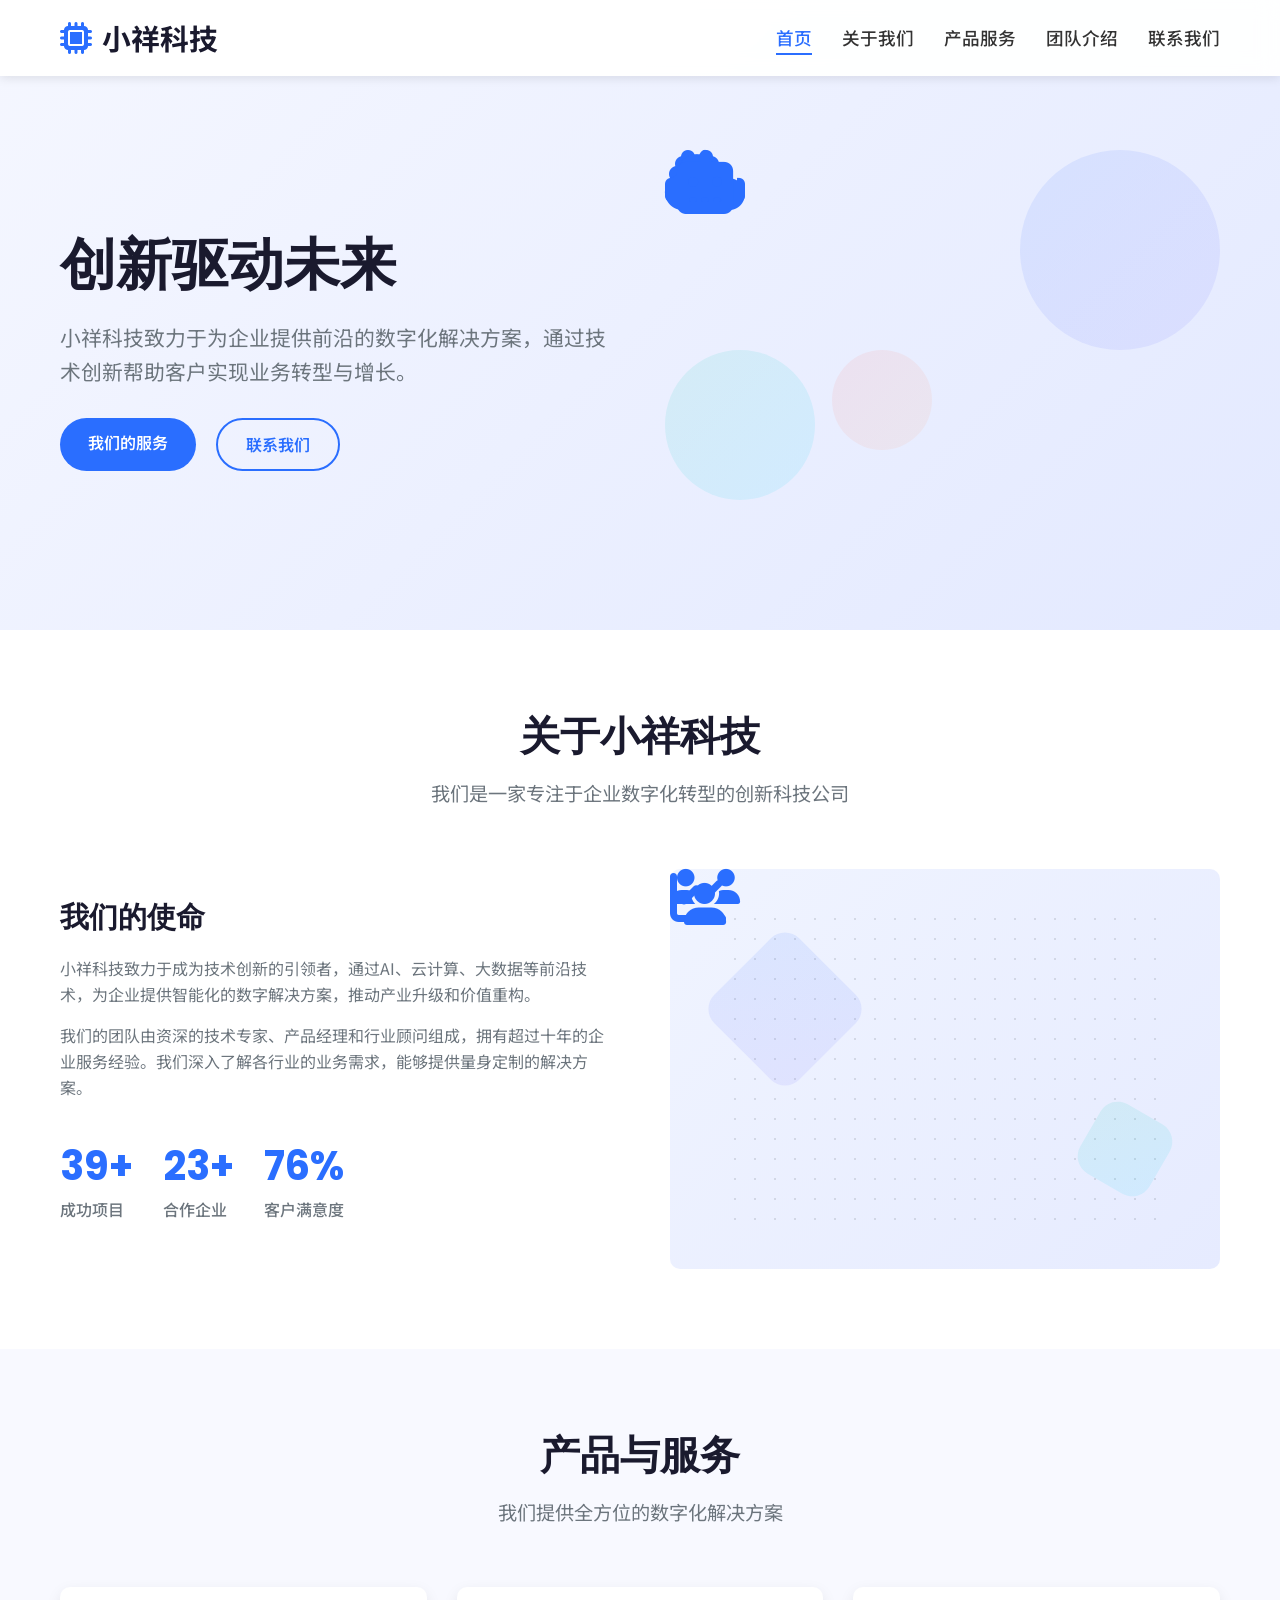
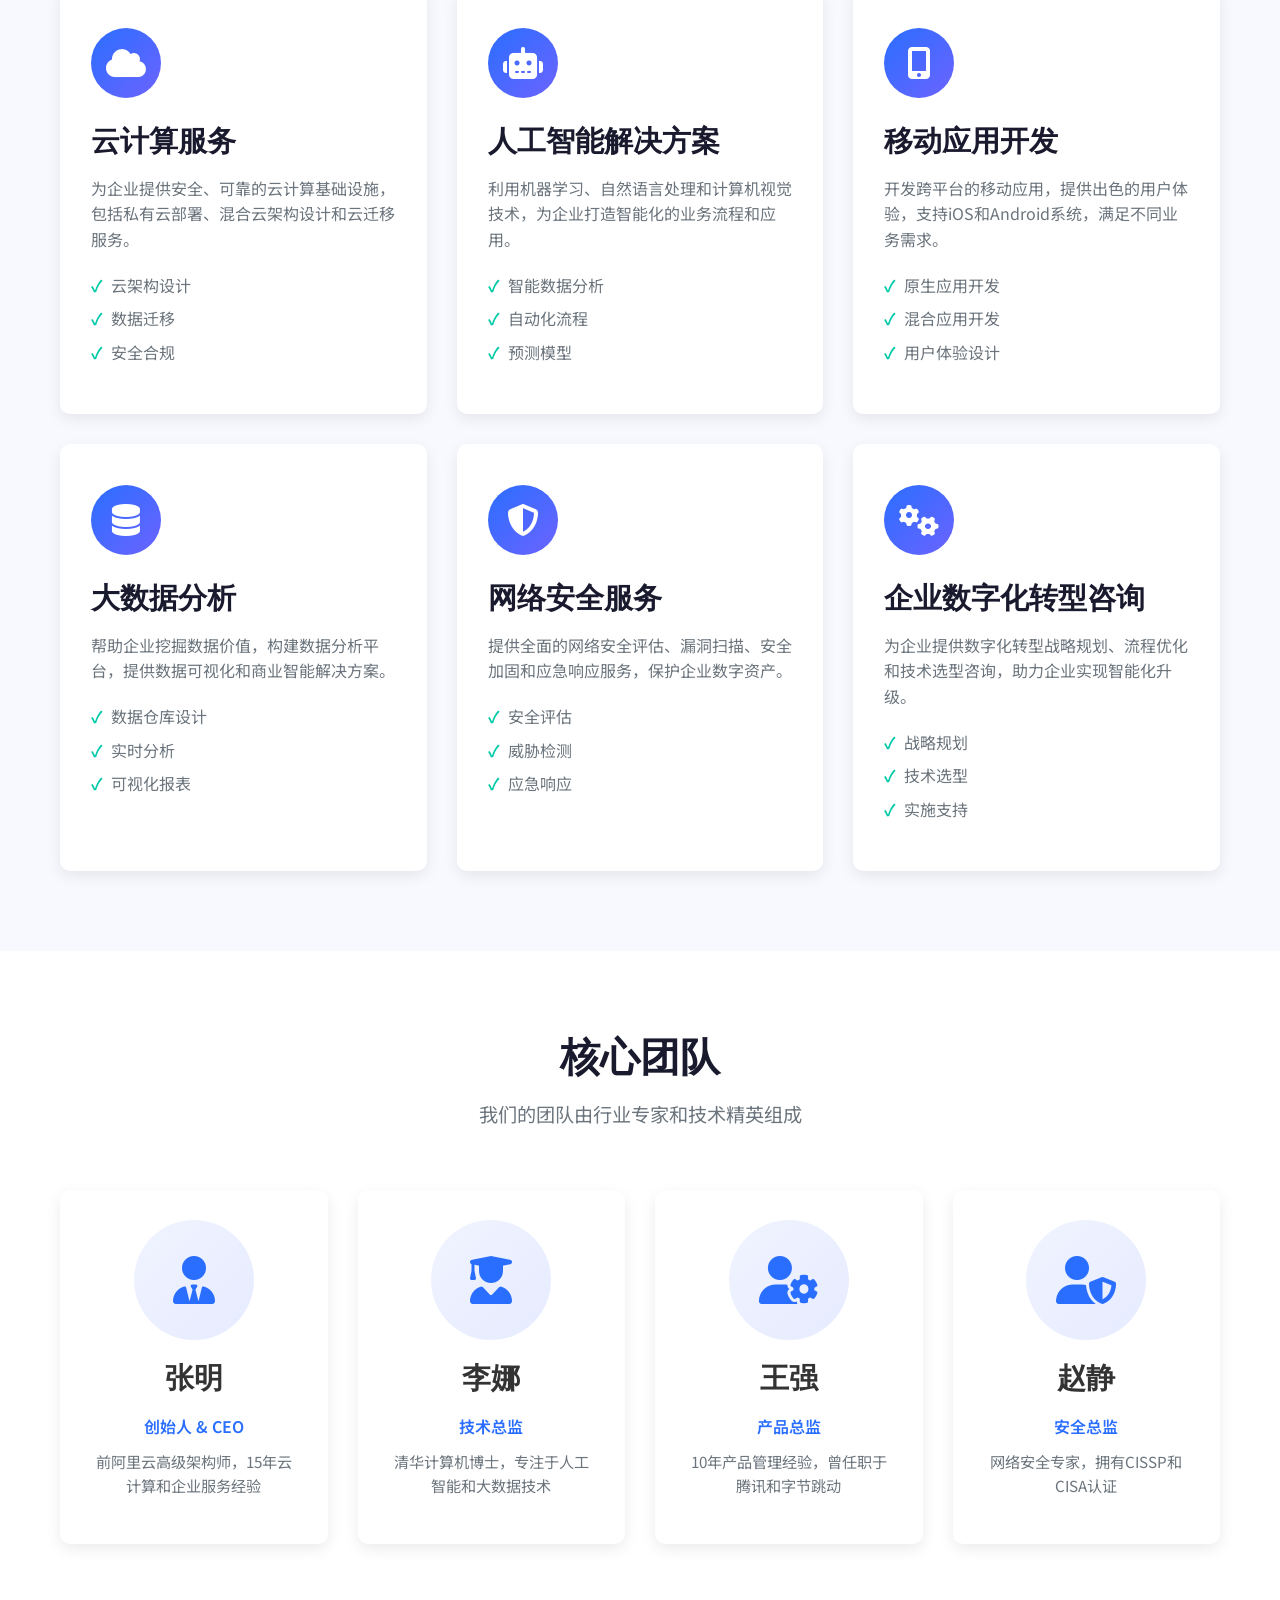
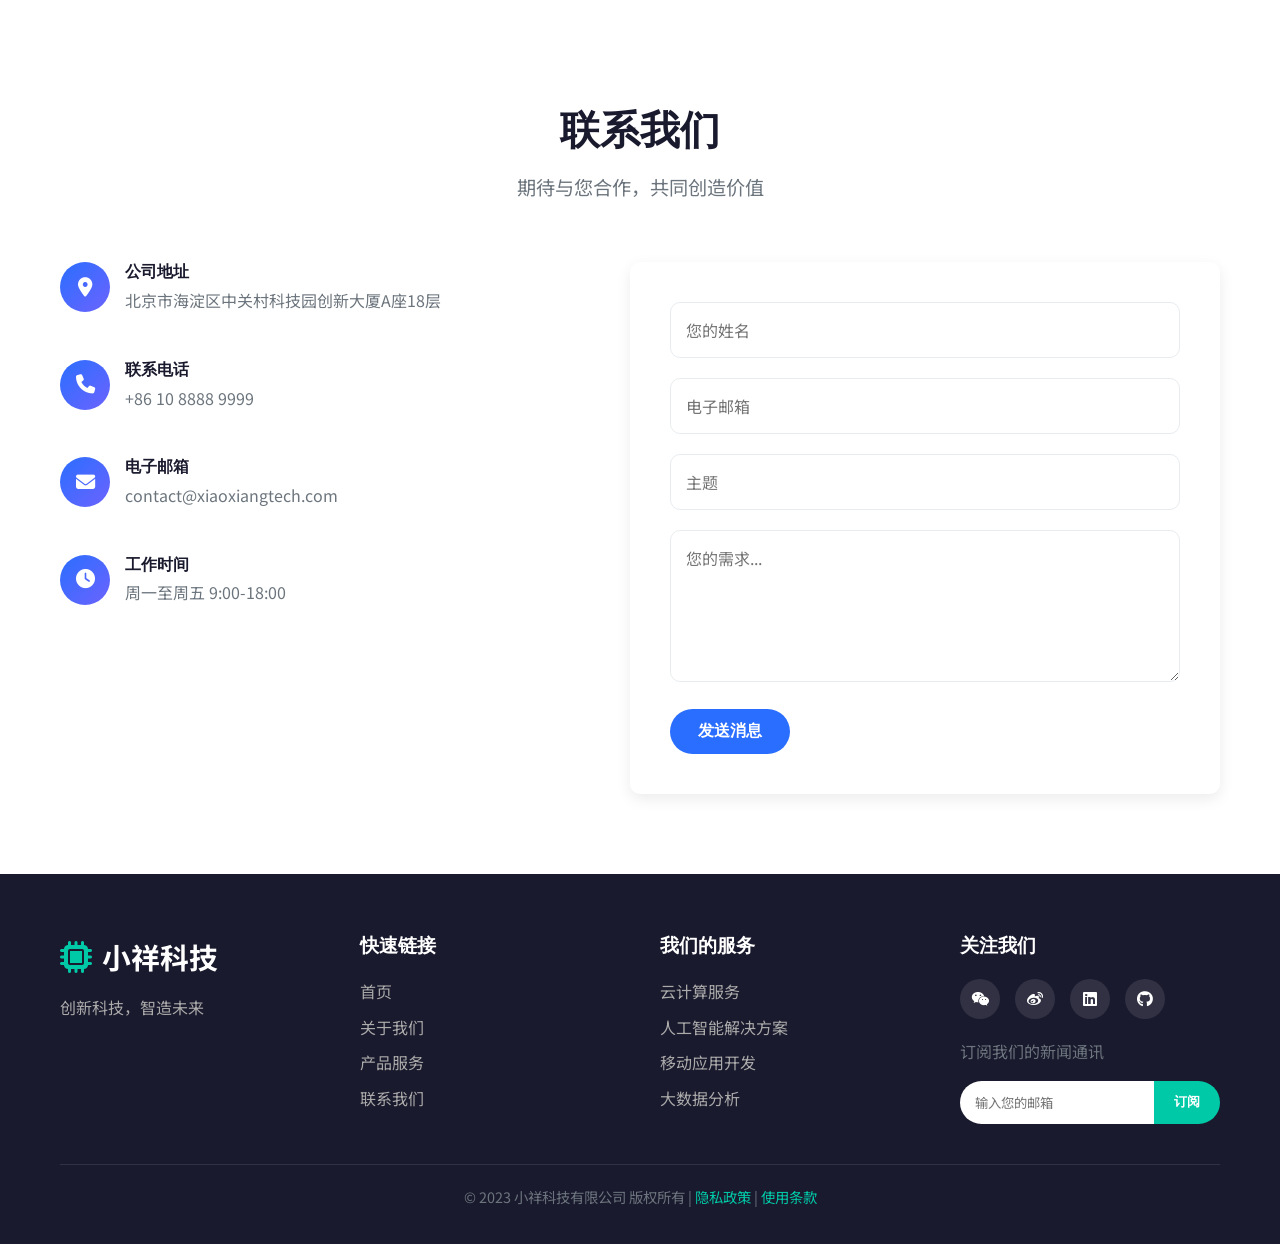
<file: index.html>
<!DOCTYPE html>
<html lang="zh-CN">
<head>
    <meta charset="UTF-8">
    <meta name="viewport" content="width=device-width, initial-scale=1.0">
    <title>小祥科技 - 创新科技解决方案</title>
    <link rel="stylesheet" href="css/style.css">
    <link rel="stylesheet" href="https://cdnjs.cloudflare.com/ajax/libs/font-awesome/6.4.0/css/all.min.css">
    <link href="https://fonts.googleapis.com/css2?family=Noto+Sans+SC:wght@300;400;500;700&family=Poppins:wght@300;400;500;600;700&display=swap" rel="stylesheet">
    <link rel="icon" type="image/x-icon" href="images/favicon.ico">
</head>
<body>
    <!-- 导航栏 -->
    <nav class="navbar">
        <div class="container">
            <div class="logo">
                <a href="index.html">
                    <i class="fas fa-microchip"></i>
                    <span>小祥科技</span>
                </a>
            </div>
            <ul class="nav-links">
                <li><a href="#home" class="active">首页</a></li>
                <li><a href="#about">关于我们</a></li>
                <li><a href="#services">产品服务</a></li>
                <li><a href="#team">团队介绍</a></li>
                <li><a href="#contact">联系我们</a></li>
            </ul>
            <div class="menu-toggle">
                <i class="fas fa-bars"></i>
            </div>
        </div>
    </nav>

    <!-- 英雄区域 -->
    <section id="home" class="hero">
        <div class="container">
            <div class="hero-content">
                <h1>创新驱动未来</h1>
                <p class="subtitle">小祥科技致力于为企业提供前沿的数字化解决方案，通过技术创新帮助客户实现业务转型与增长。</p>
                <div class="hero-buttons">
                    <a href="#services" class="btn btn-primary">我们的服务</a>
                    <a href="#contact" class="btn btn-secondary">联系我们</a>
                </div>
            </div>
            <div class="hero-image">
                <div class="tech-illustration">
                    <div class="circle circle-1"></div>
                    <div class="circle circle-2"></div>
                    <div class="circle circle-3"></div>
                    <i class="fas fa-brain"></i>
                    <i class="fas fa-cloud"></i>
                    <i class="fas fa-robot"></i>
                </div>
            </div>
        </div>
    </section>

    <!-- 关于我们 -->
    <section id="about" class="about">
        <div class="container">
            <div class="section-header">
                <h2>关于小祥科技</h2>
                <p>我们是一家专注于企业数字化转型的创新科技公司</p>
            </div>
            <div class="about-content">
                <div class="about-text">
                    <h3>我们的使命</h3>
                    <p>小祥科技致力于成为技术创新的引领者，通过AI、云计算、大数据等前沿技术，为企业提供智能化的数字解决方案，推动产业升级和价值重构。</p>
                    <p>我们的团队由资深的技术专家、产品经理和行业顾问组成，拥有超过十年的企业服务经验。我们深入了解各行业的业务需求，能够提供量身定制的解决方案。</p>
                    <div class="stats">
                        <div class="stat-item">
                            <h4>50+</h4>
                            <p>成功项目</p>
                        </div>
                        <div class="stat-item">
                            <h4>30+</h4>
                            <p>合作企业</p>
                        </div>
                        <div class="stat-item">
                            <h4>98%</h4>
                            <p>客户满意度</p>
                        </div>
                    </div>
                </div>
                <div class="about-image">
                    <div class="about-illustration">
                        <div class="dot-grid"></div>
                        <div class="shape shape-1"></div>
                        <div class="shape shape-2"></div>
                        <i class="fas fa-chart-line"></i>
                        <i class="fas fa-users"></i>
                    </div>
                </div>
            </div>
        </div>
    </section>

    <!-- 产品服务 -->
    <section id="services" class="services">
        <div class="container">
            <div class="section-header">
                <h2>产品与服务</h2>
                <p>我们提供全方位的数字化解决方案</p>
            </div>
            <div class="services-grid">
                <div class="service-card">
                    <div class="service-icon">
                        <i class="fas fa-cloud"></i>
                    </div>
                    <h3>云计算服务</h3>
                    <p>为企业提供安全、可靠的云计算基础设施，包括私有云部署、混合云架构设计和云迁移服务。</p>
                    <ul class="service-features">
                        <li>云架构设计</li>
                        <li>数据迁移</li>
                        <li>安全合规</li>
                    </ul>
                </div>
                <div class="service-card">
                    <div class="service-icon">
                        <i class="fas fa-robot"></i>
                    </div>
                    <h3>人工智能解决方案</h3>
                    <p>利用机器学习、自然语言处理和计算机视觉技术，为企业打造智能化的业务流程和应用。</p>
                    <ul class="service-features">
                        <li>智能数据分析</li>
                        <li>自动化流程</li>
                        <li>预测模型</li>
                    </ul>
                </div>
                <div class="service-card">
                    <div class="service-icon">
                        <i class="fas fa-mobile-alt"></i>
                    </div>
                    <h3>移动应用开发</h3>
                    <p>开发跨平台的移动应用，提供出色的用户体验，支持iOS和Android系统，满足不同业务需求。</p>
                    <ul class="service-features">
                        <li>原生应用开发</li>
                        <li>混合应用开发</li>
                        <li>用户体验设计</li>
                    </ul>
                </div>
                <div class="service-card">
                    <div class="service-icon">
                        <i class="fas fa-database"></i>
                    </div>
                    <h3>大数据分析</h3>
                    <p>帮助企业挖掘数据价值，构建数据分析平台，提供数据可视化和商业智能解决方案。</p>
                    <ul class="service-features">
                        <li>数据仓库设计</li>
                        <li>实时分析</li>
                        <li>可视化报表</li>
                    </ul>
                </div>
                <div class="service-card">
                    <div class="service-icon">
                        <i class="fas fa-shield-alt"></i>
                    </div>
                    <h3>网络安全服务</h3>
                    <p>提供全面的网络安全评估、漏洞扫描、安全加固和应急响应服务，保护企业数字资产。</p>
                    <ul class="service-features">
                        <li>安全评估</li>
                        <li>威胁检测</li>
                        <li>应急响应</li>
                    </ul>
                </div>
                <div class="service-card">
                    <div class="service-icon">
                        <i class="fas fa-cogs"></i>
                    </div>
                    <h3>企业数字化转型咨询</h3>
                    <p>为企业提供数字化转型战略规划、流程优化和技术选型咨询，助力企业实现智能化升级。</p>
                    <ul class="service-features">
                        <li>战略规划</li>
                        <li>技术选型</li>
                        <li>实施支持</li>
                    </ul>
                </div>
            </div>
        </div>
    </section>

    <!-- 团队介绍 -->
    <section id="team" class="team">
        <div class="container">
            <div class="section-header">
                <h2>核心团队</h2>
                <p>我们的团队由行业专家和技术精英组成</p>
            </div>
            <div class="team-grid">
                <div class="team-card">
                    <div class="team-avatar">
                        <i class="fas fa-user-tie"></i>
                    </div>
                    <h3>张明</h3>
                    <p class="team-title">创始人 & CEO</p>
                    <p class="team-desc">前阿里云高级架构师，15年云计算和企业服务经验</p>
                </div>
                <div class="team-card">
                    <div class="team-avatar">
                        <i class="fas fa-user-graduate"></i>
                    </div>
                    <h3>李娜</h3>
                    <p class="team-title">技术总监</p>
                    <p class="team-desc">清华计算机博士，专注于人工智能和大数据技术</p>
                </div>
                <div class="team-card">
                    <div class="team-avatar">
                        <i class="fas fa-user-cog"></i>
                    </div>
                    <h3>王强</h3>
                    <p class="team-title">产品总监</p>
                    <p class="team-desc">10年产品管理经验，曾任职于腾讯和字节跳动</p>
                </div>
                <div class="team-card">
                    <div class="team-avatar">
                        <i class="fas fa-user-shield"></i>
                    </div>
                    <h3>赵静</h3>
                    <p class="team-title">安全总监</p>
                    <p class="team-desc">网络安全专家，拥有CISSP和CISA认证</p>
                </div>
            </div>
        </div>
    </section>

    <!-- 联系我们 -->
    <section id="contact" class="contact">
        <div class="container">
            <div class="section-header">
                <h2>联系我们</h2>
                <p>期待与您合作，共同创造价值</p>
            </div>
            <div class="contact-content">
                <div class="contact-info">
                    <div class="info-item">
                        <div class="info-icon">
                            <i class="fas fa-map-marker-alt"></i>
                        </div>
                        <div class="info-text">
                            <h4>公司地址</h4>
                            <p>北京市海淀区中关村科技园创新大厦A座18层</p>
                        </div>
                    </div>
                    <div class="info-item">
                        <div class="info-icon">
                            <i class="fas fa-phone"></i>
                        </div>
                        <div class="info-text">
                            <h4>联系电话</h4>
                            <p>+86 10 8888 9999</p>
                        </div>
                    </div>
                    <div class="info-item">
                        <div class="info-icon">
                            <i class="fas fa-envelope"></i>
                        </div>
                        <div class="info-text">
                            <h4>电子邮箱</h4>
                            <p>contact@xiaoxiangtech.com</p>
                        </div>
                    </div>
                    <div class="info-item">
                        <div class="info-icon">
                            <i class="fas fa-clock"></i>
                        </div>
                        <div class="info-text">
                            <h4>工作时间</h4>
                            <p>周一至周五 9:00-18:00</p>
                        </div>
                    </div>
                </div>
                <div class="contact-form">
                    <form id="contactForm">
                        <div class="form-group">
                            <input type="text" placeholder="您的姓名" required>
                        </div>
                        <div class="form-group">
                            <input type="email" placeholder="电子邮箱" required>
                        </div>
                        <div class="form-group">
                            <input type="text" placeholder="主题" required>
                        </div>
                        <div class="form-group">
                            <textarea placeholder="您的需求..." rows="5" required></textarea>
                        </div>
                        <button type="submit" class="btn btn-primary">发送消息</button>
                    </form>
                </div>
            </div>
        </div>
    </section>

    <!-- 页脚 -->
    <footer class="footer">
        <div class="container">
            <div class="footer-content">
                <div class="footer-logo">
                    <a href="index.html">
                        <i class="fas fa-microchip"></i>
                        <span>小祥科技</span>
                    </a>
                    <p>创新科技，智造未来</p>
                </div>
                <div class="footer-links">
                    <h4>快速链接</h4>
                    <ul>
                        <li><a href="#home">首页</a></li>
                        <li><a href="#about">关于我们</a></li>
                        <li><a href="#services">产品服务</a></li>
                        <li><a href="#contact">联系我们</a></li>
                    </ul>
                </div>
                <div class="footer-services">
                    <h4>我们的服务</h4>
                    <ul>
                        <li><a href="#services">云计算服务</a></li>
                        <li><a href="#services">人工智能解决方案</a></li>
                        <li><a href="#services">移动应用开发</a></li>
                        <li><a href="#services">大数据分析</a></li>
                    </ul>
                </div>
                <div class="footer-social">
                    <h4>关注我们</h4>
                    <div class="social-icons">
                        <a href="#"><i class="fab fa-weixin"></i></a>
                        <a href="#"><i class="fab fa-weibo"></i></a>
                        <a href="#"><i class="fab fa-linkedin"></i></a>
                        <a href="#"><i class="fab fa-github"></i></a>
                    </div>
                    <p>订阅我们的新闻通讯</p>
                    <div class="newsletter">
                        <input type="email" placeholder="输入您的邮箱">
                        <button type="submit">订阅</button>
                    </div>
                </div>
            </div>
            <div class="footer-bottom">
                <p>&copy; 2023 小祥科技有限公司 版权所有 | <a href="#">隐私政策</a> | <a href="#">使用条款</a></p>
            </div>
        </div>
    </footer>

    <!-- 返回顶部按钮 -->
    <button id="backToTop" class="back-to-top">
        <i class="fas fa-chevron-up"></i>
    </button>

    <script src="js/script.js"></script>
</body>
</html>
</file>
<file: css/style.css>
/* 小祥科技 - 主样式文件 */

/* 基础样式 */
:root {
    --primary-color: #2a6eff;
    --secondary-color: #6c63ff;
    --accent-color: #00c9a7;
    --dark-color: #1a1a2e;
    --light-color: #f8f9fa;
    --gray-color: #6c757d;
    --light-gray: #e9ecef;
    --shadow: 0 5px 15px rgba(0, 0, 0, 0.08);
    --transition: all 0.3s ease;
    --border-radius: 10px;
    --container-width: 1200px;
}

* {
    margin: 0;
    padding: 0;
    box-sizing: border-box;
}

html {
    scroll-behavior: smooth;
}

body {
    font-family: 'Noto Sans SC', sans-serif;
    line-height: 1.6;
    color: #333;
    background-color: #fff;
    overflow-x: hidden;
}

.container {
    width: 100%;
    max-width: var(--container-width);
    margin: 0 auto;
    padding: 0 20px;
}

section {
    padding: 80px 0;
}

h1, h2, h3, h4 {
    font-family: 'Poppins', sans-serif;
    font-weight: 700;
    line-height: 1.3;
    margin-bottom: 1rem;
}

h1 {
    font-size: 3.5rem;
}

h2 {
    font-size: 2.5rem;
    color: var(--dark-color);
}

h3 {
    font-size: 1.8rem;
}

p {
    margin-bottom: 1rem;
    color: var(--gray-color);
}

a {
    text-decoration: none;
    color: inherit;
    transition: var(--transition);
}

ul {
    list-style: none;
}

.btn {
    display: inline-block;
    padding: 12px 28px;
    border-radius: 50px;
    font-weight: 600;
    font-size: 1rem;
    cursor: pointer;
    transition: var(--transition);
    border: none;
    outline: none;
}

.btn-primary {
    background-color: var(--primary-color);
    color: white;
}

.btn-primary:hover {
    background-color: #1a5de8;
    transform: translateY(-3px);
    box-shadow: var(--shadow);
}

.btn-secondary {
    background-color: transparent;
    color: var(--primary-color);
    border: 2px solid var(--primary-color);
}

.btn-secondary:hover {
    background-color: var(--primary-color);
    color: white;
    transform: translateY(-3px);
}

.section-header {
    text-align: center;
    margin-bottom: 60px;
}

.section-header p {
    font-size: 1.2rem;
    max-width: 700px;
    margin: 0 auto;
}

/* 导航栏 */
.navbar {
    position: fixed;
    top: 0;
    left: 0;
    width: 100%;
    background-color: rgba(255, 255, 255, 0.95);
    backdrop-filter: blur(10px);
    box-shadow: 0 2px 10px rgba(0, 0, 0, 0.1);
    z-index: 1000;
    padding: 15px 0;
    transition: var(--transition);
}

.navbar .container {
    display: flex;
    justify-content: space-between;
    align-items: center;
}

.logo a {
    display: flex;
    align-items: center;
    font-size: 1.8rem;
    font-weight: 700;
    color: var(--dark-color);
}

.logo i {
    color: var(--primary-color);
    margin-right: 10px;
    font-size: 2rem;
}

.nav-links {
    display: flex;
    gap: 30px;
}

.nav-links a {
    font-weight: 500;
    font-size: 1.1rem;
    position: relative;
    padding: 5px 0;
}

.nav-links a::after {
    content: '';
    position: absolute;
    bottom: 0;
    left: 0;
    width: 0;
    height: 2px;
    background-color: var(--primary-color);
    transition: var(--transition);
}

.nav-links a:hover::after,
.nav-links a.active::after {
    width: 100%;
}

.nav-links a:hover,
.nav-links a.active {
    color: var(--primary-color);
}

.menu-toggle {
    display: none;
    font-size: 1.5rem;
    cursor: pointer;
    color: var(--dark-color);
}

/* 英雄区域 */
.hero {
    padding-top: 150px;
    background: linear-gradient(135deg, #f5f7ff 0%, #e3e9ff 100%);
    overflow: hidden;
}

.hero .container {
    display: flex;
    align-items: center;
    justify-content: space-between;
    gap: 50px;
}

.hero-content {
    flex: 1;
}

.hero h1 {
    font-size: 3.5rem;
    margin-bottom: 20px;
    color: var(--dark-color);
}

.hero .subtitle {
    font-size: 1.3rem;
    margin-bottom: 30px;
    max-width: 600px;
    color: var(--gray-color);
}

.hero-buttons {
    display: flex;
    gap: 20px;
    margin-top: 30px;
}

.hero-image {
    flex: 1;
    position: relative;
    height: 400px;
}

.tech-illustration {
    position: relative;
    width: 100%;
    height: 100%;
}

.circle {
    position: absolute;
    border-radius: 50%;
    background: linear-gradient(135deg, var(--primary-color), var(--secondary-color));
    opacity: 0.1;
}

.circle-1 {
    width: 200px;
    height: 200px;
    top: 0;
    right: 0;
}

.circle-2 {
    width: 150px;
    height: 150px;
    bottom: 50px;
    left: 0;
    background: linear-gradient(135deg, var(--accent-color), #00d4ff);
}

.circle-3 {
    width: 100px;
    height: 100px;
    top: 50%;
    left: 30%;
    background: linear-gradient(135deg, #ff6b6b, #ffa36c);
}

.tech-illustration i {
    position: absolute;
    font-size: 4rem;
    color: var(--primary-color);
}

.tech-illustration i:nth-child(1) {
    top: 20%;
    left: 20%;
    color: var(--primary-color);
}

.tech-illustration i:nth-child(2) {
    top: 50%;
    right: 20%;
    color: var(--accent-color);
    font-size: 3.5rem;
}

.tech-illustration i:nth-child(3) {
    bottom: 20%;
    left: 40%;
    color: var(--secondary-color);
    font-size: 3rem;
}

/* 关于我们 */
.about-content {
    display: flex;
    align-items: center;
    gap: 60px;
}

.about-text {
    flex: 1;
}

.about-text h3 {
    margin-bottom: 20px;
    color: var(--dark-color);
}

.stats {
    display: flex;
    gap: 30px;
    margin-top: 40px;
}

.stat-item h4 {
    font-size: 2.5rem;
    color: var(--primary-color);
    margin-bottom: 5px;
}

.stat-item p {
    font-weight: 500;
    color: var(--gray-color);
}

.about-image {
    flex: 1;
    position: relative;
    height: 400px;
}

.about-illustration {
    position: relative;
    width: 100%;
    height: 100%;
    background: linear-gradient(135deg, #f0f4ff, #e6ebff);
    border-radius: var(--border-radius);
}

.dot-grid {
    position: absolute;
    width: 80%;
    height: 80%;
    top: 10%;
    left: 10%;
    background-image: radial-gradient(var(--gray-color) 1px, transparent 1px);
    background-size: 20px 20px;
    opacity: 0.2;
}

.shape {
    position: absolute;
    border-radius: 20px;
    background: linear-gradient(135deg, var(--primary-color), var(--secondary-color));
    opacity: 0.1;
}

.shape-1 {
    width: 120px;
    height: 120px;
    top: 20%;
    left: 10%;
    transform: rotate(45deg);
}

.shape-2 {
    width: 80px;
    height: 80px;
    bottom: 20%;
    right: 10%;
    background: linear-gradient(135deg, var(--accent-color), #00d4ff);
    transform: rotate(30deg);
}

.about-illustration i {
    position: absolute;
    font-size: 3.5rem;
    color: var(--primary-color);
}

.about-illustration i:nth-child(1) {
    top: 30%;
    right: 20%;
}

.about-illustration i:nth-child(2) {
    bottom: 30%;
    left: 20%;
    color: var(--accent-color);
}

/* 产品服务 */
.services {
    background-color: #f8f9ff;
}

.services-grid {
    display: grid;
    grid-template-columns: repeat(auto-fill, minmax(350px, 1fr));
    gap: 30px;
}

.service-card {
    background-color: white;
    padding: 40px 30px;
    border-radius: var(--border-radius);
    box-shadow: var(--shadow);
    transition: var(--transition);
    border: 1px solid transparent;
}

.service-card:hover {
    transform: translateY(-10px);
    border-color: var(--primary-color);
}

.service-icon {
    width: 70px;
    height: 70px;
    background: linear-gradient(135deg, var(--primary-color), var(--secondary-color));
    border-radius: 50%;
    display: flex;
    align-items: center;
    justify-content: center;
    margin-bottom: 25px;
}

.service-icon i {
    font-size: 2rem;
    color: white;
}

.service-card h3 {
    margin-bottom: 15px;
    color: var(--dark-color);
}

.service-features {
    margin-top: 20px;
}

.service-features li {
    margin-bottom: 8px;
    position: relative;
    padding-left: 20px;
    color: var(--gray-color);
}

.service-features li::before {
    content: '✓';
    position: absolute;
    left: 0;
    color: var(--accent-color);
    font-weight: bold;
}

/* 团队介绍 */
.team-grid {
    display: grid;
    grid-template-columns: repeat(auto-fill, minmax(250px, 1fr));
    gap: 30px;
}

.team-card {
    text-align: center;
    padding: 30px;
    background-color: white;
    border-radius: var(--border-radius);
    box-shadow: var(--shadow);
    transition: var(--transition);
}

.team-card:hover {
    transform: translateY(-5px);
}

.team-avatar {
    width: 120px;
    height: 120px;
    margin: 0 auto 20px;
    background: linear-gradient(135deg, #f0f4ff, #e6ebff);
    border-radius: 50%;
    display: flex;
    align-items: center;
    justify-content: center;
}

.team-avatar i {
    font-size: 3rem;
    color: var(--primary-color);
}

.team-title {
    color: var(--primary-color);
    font-weight: 600;
    margin-bottom: 10px;
}

.team-desc {
    font-size: 0.95rem;
}

/* 联系我们 */
.contact-content {
    display: flex;
    gap: 60px;
}

.contact-info {
    flex: 1;
}

.info-item {
    display: flex;
    align-items: flex-start;
    margin-bottom: 30px;
    gap: 15px;
}

.info-icon {
    width: 50px;
    height: 50px;
    background: linear-gradient(135deg, var(--primary-color), var(--secondary-color));
    border-radius: 50%;
    display: flex;
    align-items: center;
    justify-content: center;
    flex-shrink: 0;
}

.info-icon i {
    color: white;
    font-size: 1.2rem;
}

.info-text h4 {
    margin-bottom: 5px;
    color: var(--dark-color);
}

.contact-form {
    flex: 1;
    background-color: white;
    padding: 40px;
    border-radius: var(--border-radius);
    box-shadow: var(--shadow);
}

.form-group {
    margin-bottom: 20px;
}

.form-group input,
.form-group textarea {
    width: 100%;
    padding: 15px;
    border: 1px solid var(--light-gray);
    border-radius: var(--border-radius);
    font-family: 'Noto Sans SC', sans-serif;
    font-size: 1rem;
    transition: var(--transition);
}

.form-group input:focus,
.form-group textarea:focus {
    outline: none;
    border-color: var(--primary-color);
}

/* 页脚 */
.footer {
    background-color: var(--dark-color);
    color: white;
    padding: 60px 0 20px;
}

.footer-content {
    display: grid;
    grid-template-columns: repeat(auto-fit, minmax(250px, 1fr));
    gap: 40px;
    margin-bottom: 40px;
}

.footer-logo a {
    display: flex;
    align-items: center;
    font-size: 1.8rem;
    font-weight: 700;
    margin-bottom: 15px;
}

.footer-logo i {
    color: var(--accent-color);
    margin-right: 10px;
    font-size: 2rem;
}

.footer-logo p {
    color: #aaa;
}

.footer-links h4,
.footer-services h4,
.footer-social h4 {
    color: white;
    margin-bottom: 20px;
    font-size: 1.2rem;
}

.footer-links ul li,
.footer-services ul li {
    margin-bottom: 10px;
}

.footer-links a,
.footer-services a {
    color: #aaa;
    transition: var(--transition);
}

.footer-links a:hover,
.footer-services a:hover {
    color: var(--accent-color);
    padding-left: 5px;
}

.social-icons {
    display: flex;
    gap: 15px;
    margin-bottom: 20px;
}

.social-icons a {
    width: 40px;
    height: 40px;
    background-color: rgba(255, 255, 255, 0.1);
    border-radius: 50%;
    display: flex;
    align-items: center;
    justify-content: center;
    transition: var(--transition);
}

.social-icons a:hover {
    background-color: var(--accent-color);
    transform: translateY(-3px);
}

.newsletter {
    display: flex;
    margin-top: 15px;
}

.newsletter input {
    flex: 1;
    padding: 12px 15px;
    border: none;
    border-radius: 50px 0 0 50px;
    font-family: 'Noto Sans SC', sans-serif;
}

.newsletter button {
    background-color: var(--accent-color);
    color: white;
    border: none;
    padding: 0 20px;
    border-radius: 0 50px 50px 0;
    cursor: pointer;
    font-weight: 600;
    transition: var(--transition);
}

.newsletter button:hover {
    background-color: #00b894;
}

.footer-bottom {
    text-align: center;
    padding-top: 20px;
    border-top: 1px solid rgba(255, 255, 255, 0.1);
    color: #aaa;
    font-size: 0.9rem;
}

.footer-bottom a {
    color: var(--accent-color);
}

/* 返回顶部按钮 */
.back-to-top {
    position: fixed;
    bottom: 30px;
    right: 30px;
    width: 50px;
    height: 50px;
    background-color: var(--primary-color);
    color: white;
    border: none;
    border-radius: 50%;
    cursor: pointer;
    display: flex;
    align-items: center;
    justify-content: center;
    font-size: 1.2rem;
    opacity: 0;
    visibility: hidden;
    transition: var(--transition);
    z-index: 999;
}

.back-to-top.visible {
    opacity: 1;
    visibility: visible;
}

.back-to-top:hover {
    background-color: #1a5de8;
    transform: translateY(-3px);
}

/* 响应式设计 */
@media (max-width: 992px) {
    h1 {
        font-size: 2.8rem;
    }
    
    h2 {
        font-size: 2.2rem;
    }
    
    .hero .container,
    .about-content,
    .contact-content {
        flex-direction: column;
    }
    
    .hero-image,
    .about-image {
        height: 300px;
    }
    
    .services-grid {
        grid-template-columns: repeat(auto-fill, minmax(300px, 1fr));
    }
}

@media (max-width: 768px) {
    .menu-toggle {
        display: block;
    }
    
    .nav-links {
        position: fixed;
        top: 70px;
        left: -100%;
        width: 100%;
        background-color: white;
        flex-direction: column;
        align-items: center;
        padding: 30px 0;
        box-shadow: 0 10px 15px rgba(0, 0, 0, 0.1);
        transition: var(--transition);
    }
    
    .nav-links.active {
        left: 0;
    }
    
    .nav-links li {
        margin: 15px 0;
    }
    
    .hero h1 {
        font-size: 2.3rem;
    }
    
    .hero .subtitle {
        font-size: 1.1rem;
    }
    
    .hero-buttons {
        flex-direction: column;
        align-items: flex-start;
    }
    
    .stats {
        flex-direction: column;
        gap: 20px;
    }
    
    .team-grid {
        grid-template-columns: repeat(auto-fill, minmax(200px, 1fr));
    }
    
    .contact-form {
        padding: 30px 20px;
    }
}

@media (max-width: 576px) {
    .container {
        padding: 0 15px;
    }
    
    section {
        padding: 60px 0;
    }
    
    h1 {
        font-size: 2rem;
    }
    
    h2 {
        font-size: 1.8rem;
    }
    
    .services-grid {
        grid-template-columns: 1fr;
    }
    
    .footer-content {
        grid-template-columns: 1fr;
    }
}
</file>
